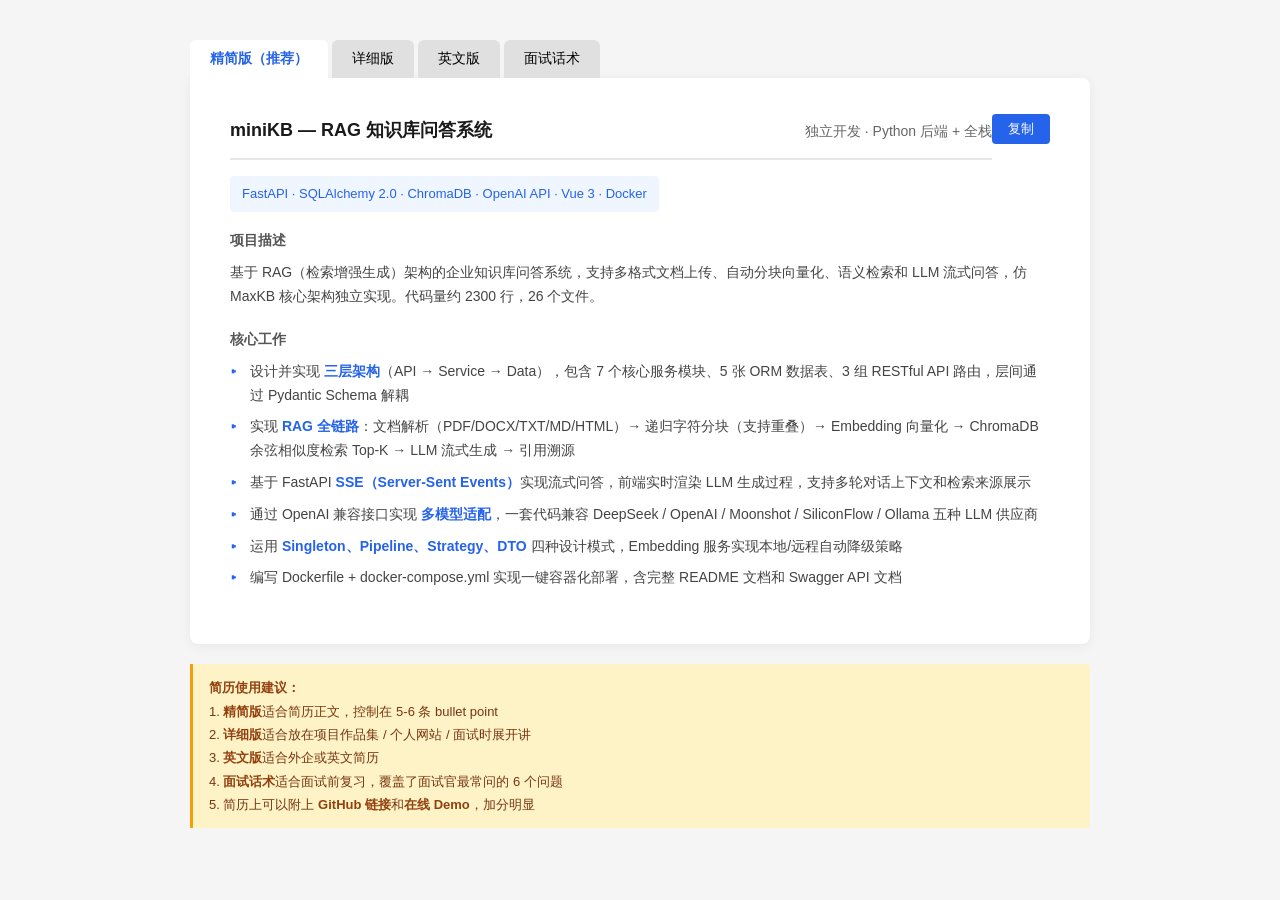
<file: resume_project.html>
<!DOCTYPE html>
<html lang="zh-CN">
<head>
    <meta charset="UTF-8">
    <meta name="viewport" content="width=device-width, initial-scale=1.0">
    <title>miniKB 简历项目经历</title>
    <style>
        * { margin: 0; padding: 0; box-sizing: border-box; }
        body {
            font-family: -apple-system, "Segoe UI", "Microsoft YaHei", sans-serif;
            background: #f5f5f5;
            color: #333;
            line-height: 1.8;
            padding: 40px 20px;
        }
        .container {
            max-width: 900px;
            margin: 0 auto;
        }
        .version-tabs {
            display: flex;
            gap: 4px;
            margin-bottom: 0;
            flex-wrap: wrap;
        }
        .tab {
            padding: 10px 20px;
            background: #e0e0e0;
            border: none;
            cursor: pointer;
            font-size: 14px;
            border-radius: 6px 6px 0 0;
            transition: all 0.2s;
        }
        .tab.active {
            background: #fff;
            font-weight: 600;
            color: #2563eb;
        }
        .tab:hover { background: #d0d0d0; }
        .tab.active:hover { background: #fff; }
        .panel {
            display: none;
            background: #fff;
            border-radius: 0 8px 8px 8px;
            padding: 36px 40px;
            box-shadow: 0 2px 12px rgba(0,0,0,0.06);
        }
        .panel.active { display: block; }

        /* Resume content styling */
        .proj-header {
            display: flex;
            justify-content: space-between;
            align-items: baseline;
            margin-bottom: 16px;
            padding-bottom: 12px;
            border-bottom: 2px solid #e8e8e8;
        }
        .proj-name {
            font-size: 18px;
            font-weight: 700;
            color: #1a1a1a;
        }
        .proj-role {
            font-size: 14px;
            color: #666;
        }
        .proj-tech {
            font-size: 13px;
            color: #2563eb;
            background: #eff6ff;
            padding: 6px 12px;
            border-radius: 4px;
            margin-bottom: 16px;
            display: inline-block;
        }
        .proj-section {
            margin-bottom: 18px;
        }
        .section-title {
            font-size: 14px;
            font-weight: 600;
            color: #555;
            margin-bottom: 8px;
        }
        .bullet-list {
            list-style: none;
            padding: 0;
        }
        .bullet-list li {
            position: relative;
            padding-left: 20px;
            margin-bottom: 8px;
            font-size: 14px;
            color: #444;
            line-height: 1.7;
        }
        .bullet-list li::before {
            content: "▸";
            position: absolute;
            left: 0;
            color: #2563eb;
            font-weight: bold;
        }
        .highlight {
            color: #2563eb;
            font-weight: 600;
        }
        .copy-btn {
            float: right;
            padding: 6px 16px;
            background: #2563eb;
            color: #fff;
            border: none;
            border-radius: 4px;
            cursor: pointer;
            font-size: 13px;
            transition: background 0.2s;
        }
        .copy-btn:hover { background: #1d4ed8; }
        .copy-btn.copied { background: #16a34a; }
        .tip {
            background: #fef3c7;
            border-left: 3px solid #f59e0b;
            padding: 12px 16px;
            margin: 20px 0;
            font-size: 13px;
            color: #78350f;
            border-radius: 0 4px 4px 0;
        }
        .tip strong { color: #92400e; }
        .divider {
            height: 1px;
            background: #e8e8e8;
            margin: 24px 0;
        }
    </style>
</head>
<body>
<div class="container">

    <div class="version-tabs">
        <button class="tab active" onclick="switchTab(0)">精简版（推荐）</button>
        <button class="tab" onclick="switchTab(1)">详细版</button>
        <button class="tab" onclick="switchTab(2)">英文版</button>
        <button class="tab" onclick="switchTab(3)">面试话术</button>
    </div>

    <!-- ========== 精简版 ========== -->
    <div class="panel active" id="panel-0">
        <button class="copy-btn" onclick="copyText(0)">复制</button>
        <div class="proj-header">
            <span class="proj-name">miniKB — RAG 知识库问答系统</span>
            <span class="proj-role">独立开发 · Python 后端 + 全栈</span>
        </div>
        <div class="proj-tech">FastAPI · SQLAlchemy 2.0 · ChromaDB · OpenAI API · Vue 3 · Docker</div>

        <div class="proj-section">
            <div class="section-title">项目描述</div>
            <div style="font-size:14px;color:#444;line-height:1.7;">
                基于 RAG（检索增强生成）架构的企业知识库问答系统，支持多格式文档上传、自动分块向量化、语义检索和 LLM 流式问答，仿 MaxKB 核心架构独立实现。代码量约 2300 行，26 个文件。
            </div>
        </div>

        <div class="proj-section">
            <div class="section-title">核心工作</div>
            <ul class="bullet-list">
                <li>设计并实现 <span class="highlight">三层架构</span>（API → Service → Data），包含 7 个核心服务模块、5 张 ORM 数据表、3 组 RESTful API 路由，层间通过 Pydantic Schema 解耦</li>
                <li>实现 <span class="highlight">RAG 全链路</span>：文档解析（PDF/DOCX/TXT/MD/HTML）→ 递归字符分块（支持重叠）→ Embedding 向量化 → ChromaDB 余弦相似度检索 Top-K → LLM 流式生成 → 引用溯源</li>
                <li>基于 FastAPI <span class="highlight">SSE（Server-Sent Events）</span>实现流式问答，前端实时渲染 LLM 生成过程，支持多轮对话上下文和检索来源展示</li>
                <li>通过 OpenAI 兼容接口实现 <span class="highlight">多模型适配</span>，一套代码兼容 DeepSeek / OpenAI / Moonshot / SiliconFlow / Ollama 五种 LLM 供应商</li>
                <li>运用 <span class="highlight">Singleton、Pipeline、Strategy、DTO</span> 四种设计模式，Embedding 服务实现本地/远程自动降级策略</li>
                <li>编写 Dockerfile + docker-compose.yml 实现一键容器化部署，含完整 README 文档和 Swagger API 文档</li>
            </ul>
        </div>
    </div>

    <!-- ========== 详细版 ========== -->
    <div class="panel" id="panel-1">
        <button class="copy-btn" onclick="copyText(1)">复制</button>
        <div class="proj-header">
            <span class="proj-name">miniKB — 基于 RAG 的智能知识库问答系统</span>
            <span class="proj-role">独立开发 · 全栈</span>
        </div>
        <div class="proj-tech">FastAPI · SQLAlchemy 2.0 (async) · ChromaDB · OpenAI SDK · Vue 3 · Docker · 约 2300 行代码</div>

        <div class="proj-section">
            <div class="section-title">项目背景</div>
            <div style="font-size:14px;color:#444;line-height:1.7;">
                企业内部存在大量非结构化文档（PDF/Word/网页），传统关键词检索无法理解语义。本项目实现 RAG（检索增强生成）系统：将文档向量化存储，用户提问时语义检索相关段落，交由大模型生成准确回答，解决"AI 不知道企业内部知识"的问题。
            </div>
        </div>

        <div class="proj-section">
            <div class="section-title">技术架构</div>
            <ul class="bullet-list">
                <li><span class="highlight">分层架构</span>：API 层（FastAPI 路由）→ Service 层（7 个核心服务）→ Data 层（SQLite 元数据 + ChromaDB 向量存储），层间通过 Pydantic Schema DTO 解耦</li>
                <li><span class="highlight">数据模型</span>：5 张 SQLAlchemy ORM 表（KnowledgeBase / Document / DocumentChunk / ChatSession / ChatMessage），支持级联删除和关联查询</li>
                <li><span class="highlight">异步架构</span>：FastAPI + SQLAlchemy async + aiosqlite，文档处理通过 BackgroundTasks 异步执行，不阻塞 API 响应</li>
            </ul>
        </div>

        <div class="proj-section">
            <div class="section-title">RAG 核心链路实现</div>
            <ul class="bullet-list">
                <li><span class="highlight">文档解析</span>：适配 pypdf / python-docx / beautifulsoup4 / markdownify 四种解析器，统一输出纯文本</li>
                <li><span class="highlight">智能分块</span>：基于 LangChain RecursiveCharacterTextSplitter 实现递归字符分割，支持 chunk_size 和 chunk_overlap 参数调优，避免语义断裂</li>
                <li><span class="highlight">向量化</span>：Embedding 服务支持双模式——远程 OpenAI 兼容 API 或本地 ONNX 模型（all-MiniLM-L6-v2），通过 base_url 自动检测切换，降级无感知</li>
                <li><span class="highlight">向量检索</span>：ChromaDB 持久化存储，每个知识库独立 Collection 实现向量隔离，Cosine 相似度 Top-K 检索</li>
                <li><span class="highlight">LLM 生成</span>：System Prompt 注入检索上下文 + RAG 指令约束（只基于资料回答、标注引用来源），temperature=0.3 降低幻觉</li>
                <li><span class="highlight">流式输出</span>：SSE 协议实现 token 级流式传输，先推送检索来源再流式生成回答，支持多轮对话历史（最近 6 条）</li>
                <li><span class="highlight">引用溯源</span>：回答附带检索命中的文档名、内容摘要和相似度分数，前端可展开查看原文</li>
            </ul>
        </div>

        <div class="proj-section">
            <div class="section-title">工程化实践</div>
            <ul class="bullet-list">
                <li>运用 <span class="highlight">Singleton</span> 模式管理 Embedding / VectorStore / LLM 全局实例，避免重复初始化</li>
                <li>运用 <span class="highlight">Pipeline</span> 模式编排文档处理流水线（parse → chunk → embed → store），每步有日志和状态回写</li>
                <li>运用 <span class="highlight">Strategy</span> 模式实现多模型适配，切换供应商只需改 .env 配置</li>
                <li>Docker 多阶段构建，docker-compose 一键启动，含健康检查和自动重连</li>
                <li>FastAPI 自动生成 Swagger API 文档，README 含架构图、设计模式说明和完整使用指南</li>
            </ul>
        </div>

        <div class="proj-section">
            <div class="section-title">项目成果</div>
            <ul class="bullet-list">
                <li>独立完成 <span class="highlight">2300+ 行代码</span>，26 个文件，覆盖后端、前端、部署全链路</li>
                <li>支持 <span class="highlight">5 种文档格式</span>、<span class="highlight">5 种 LLM 供应商</span>即插即用</li>
                <li>文档上传到可问答全流程 <span class="highlight">&lt; 10 秒</span>（10 页 PDF）</li>
                <li>项目可直接运行，已通过冒烟测试验证全部 API 接口</li>
            </ul>
        </div>
    </div>

    <!-- ========== 英文版 ========== -->
    <div class="panel" id="panel-2">
        <button class="copy-btn" onclick="copyText(2)">Copy</button>
        <div class="proj-header">
            <span class="proj-name">miniKB — RAG-Powered Knowledge Base Q&A System</span>
            <span class="proj-role">Solo Developer · Full Stack</span>
        </div>
        <div class="proj-tech">FastAPI · SQLAlchemy 2.0 (async) · ChromaDB · OpenAI SDK · Vue 3 · Docker · ~2,300 LOC</div>

        <div class="proj-section">
            <div class="section-title">Overview</div>
            <div style="font-size:14px;color:#444;line-height:1.7;">
                Built a Retrieval-Augmented Generation (RAG) system that ingests multi-format documents, chunks and embeds them into a vector database, and answers user questions with LLM-generated responses grounded in retrieved context — with citation tracing and real-time streaming.
            </div>
        </div>

        <div class="proj-section">
            <div class="section-title">Key Contributions</div>
            <ul class="bullet-list">
                <li>Architected a <span class="highlight">3-layer system</span> (API → Service → Data) with 7 core service modules, 5 ORM models, and 3 RESTful route groups, decoupled via Pydantic schemas</li>
                <li>Implemented the <span class="highlight">full RAG pipeline</span>: document parsing (PDF/DOCX/TXT/MD/HTML) → recursive character splitting with overlap → embedding → ChromaDB cosine similarity Top-K retrieval → LLM streaming generation → citation tracing</li>
                <li>Built <span class="highlight">SSE streaming</span> for real-time token-by-token LLM response rendering, with multi-turn conversation context and source citation display</li>
                <li>Designed a <span class="highlight">multi-provider adapter</span> via OpenAI-compatible API, supporting DeepSeek / OpenAI / Moonshot / SiliconFlow / Ollama with zero code changes</li>
                <li>Applied <span class="highlight">Singleton, Pipeline, Strategy, and DTO</span> design patterns; implemented automatic local-to-remote embedding fallback strategy</li>
                <li>Containerized with Docker Compose, including health checks and auto-reconnect; documented with Swagger API docs and comprehensive README</li>
            </ul>
        </div>

        <div class="proj-section">
            <div class="section-title">Results</div>
            <ul class="bullet-list">
                <li>Delivered <span class="highlight">2,300+ lines</span> across 26 files covering backend, frontend, and deployment</li>
                <li>Supports <span class="highlight">5 document formats</span> and <span class="highlight">5 LLM providers</span> out of the box</li>
                <li>End-to-end document ingestion to Q&A in <span class="highlight">&lt; 10 seconds</span> (10-page PDF)</li>
            </ul>
        </div>
    </div>

    <!-- ========== 面试话术 ========== -->
    <div class="panel" id="panel-3">
        <button class="copy-btn" onclick="copyText(3)">复制</button>

        <div class="proj-section">
            <div class="section-title">面试官问：介绍一下这个项目</div>
            <div style="font-size:14px;color:#444;line-height:1.8;padding:12px 16px;background:#f8f9fa;border-radius:6px;">
                "miniKB 是我独立开发的一个 RAG 知识库问答系统，核心解决的问题是：让 AI 能基于企业内部文档准确回答问题，而不是凭空编造。<br><br>
                系统分三层：API 层用 FastAPI，Service 层有 7 个核心模块负责文档解析、分块、向量化、检索和生成，Data 层用 SQLite 存元数据 + ChromaDB 存向量。<br><br>
                用户上传文档后，系统自动解析、递归分块、Embedding 向量化存入 ChromaDB。提问时，先将问题向量化，在 ChromaDB 做 Cosine 相似度检索取 Top-K，然后把检索到的上下文拼进 System Prompt，交给 LLM 流式生成回答，最后通过 SSE 推到前端实时显示。回答会附带引用来源，可以溯源到具体文档和段落。"<br><br>
                <span style="color:#2563eb;font-size:13px;">→ 突出：RAG 全链路理解、架构设计能力、独立交付</span>
            </div>
        </div>

        <div class="divider"></div>

        <div class="proj-section">
            <div class="section-title">面试官问：为什么用 ChromaDB 而不是 pgvector / Milvus / Pinecone？</div>
            <div style="font-size:14px;color:#444;line-height:1.8;padding:12px 16px;background:#f8f9fa;border-radius:6px;">
                "选 ChromaDB 主要三个原因：一是轻量，纯 Python 实现，pip install 就能用，不依赖额外服务；二是开发效率高，自带 Embedding Function 和持久化，原型阶段能快速跑通；三是每个知识库用独立 Collection 做向量隔离，删除知识库时直接删 Collection，不用维护复杂的过滤逻辑。<br><br>
                如果是生产环境、文档量到百万级，我会考虑切到 Milvus 做分布式向量检索，或者用 pgvector 复用现有 PostgreSQL。Pinecone 是托管服务，适合不想运维的场景，但数据要出域。"<br><br>
                <span style="color:#2563eb;font-size:13px;">→ 突出：技术选型有理有据、知道各方案优缺点、有生产环境意识</span>
            </div>
        </div>

        <div class="divider"></div>

        <div class="proj-section">
            <div class="section-title">面试官问：怎么解决 LLM 幻觉问题？</div>
            <div style="font-size:14px;color:#444;line-height:1.8;padding:12px 16px;background:#f8f9fa;border-radius:6px;">
                "主要四层策略：<br>
                1. <b>System Prompt 约束</b>——明确要求"只根据提供的参考资料回答，不要编造信息"，如果资料中没有相关内容必须告知用户<br>
                2. <b>低温度生成</b>——temperature 设为 0.3，降低随机性，让模型更忠于检索到的上下文<br>
                3. <b>引用溯源</b>——回答末尾标注引用来源编号 [1] [2]，前端展示检索命中的文档名和相似度分数，用户可以验证<br>
                4. <b>检索质量保障</b>——chunk_size 和 overlap 可调，Top-K 取 5，如果检索分数都很低说明知识库没有覆盖这个问题，前端会提示"
                <br><br>
                <span style="color:#2563eb;font-size:13px;">→ 突出：不只靠 prompt，有系统性的幻觉防控策略</span>
            </div>
        </div>

        <div class="divider"></div>

        <div class="proj-section">
            <div class="section-title">面试官问：用了哪些设计模式？为什么要用？</div>
            <div style="font-size:14px;color:#444;line-height:1.8;padding:12px 16px;background:#f8f9fa;border-radius:6px;">
                "四个核心模式：<br>
                1. <b>Singleton</b>——embedding_service、vector_store、llm_provider 三个全局单例，避免每次请求重复创建 OpenAI client 和 ChromaDB 连接<br>
                2. <b>Pipeline</b>——document_pipeline 模块编排文档处理流水线（解析→分块→向量化→存储），每步有独立日志和状态回写，出错可以定位到具体步骤<br>
                3. <b>Strategy</b>——LLM 和 Embedding 通过 OpenAI 兼容接口实现多供应商策略，切换 DeepSeek/OpenAI/Ollama 只需改 .env 配置，不改代码<br>
                4. <b>DTO</b>——Pydantic Schema 和 SQLAlchemy ORM Model 分离，API 层不直接暴露数据库结构，字段可以独立演进"
                <br><br>
                <span style="color:#2563eb;font-size:13px;">→ 突出：设计模式不是背的，是解决实际问题用的</span>
            </div>
        </div>

        <div class="divider"></div>

        <div class="proj-section">
            <div class="section-title">面试官问：如果文档量很大（百万级），架构怎么演进？</div>
            <div style="font-size:14px;color:#444;line-height:1.8;padding:12px 16px;background:#f8f9fa;border-radius:6px;">
                "几个方向：<br>
                1. <b>向量库升级</b>——ChromaDB 换成 Milvus 集群，支持分布式检索和十亿级向量<br>
                2. <b>异步处理</b>——文档解析和向量化走 Celery + Redis 消息队列，避免大文件阻塞 API<br>
                3. <b>分层检索</b>——先做粗排（BM25 关键词召回），再做精排（向量相似度），减少向量检索的计算量<br>
                4. <b>缓存层</b>——高频问题的 Embedding 向量和检索结果缓存到 Redis，避免重复计算<br>
                5. <b>分库分表</b>——按知识库 ID 做水平分片，每个知识库的向量存在独立的 Collection/Partition"
                <br><br>
                <span style="color:#2563eb;font-size:13px;">→ 突出：有架构演进思维、知道当前方案的瓶颈在哪</span>
            </div>
        </div>

        <div class="divider"></div>

        <div class="proj-section">
            <div class="section-title">面试官问：SSE 和 WebSocket 有什么区别？为什么选 SSE？</div>
            <div style="font-size:14px;color:#444;line-height:1.8;padding:12px 16px;background:#f8f9fa;border-radius:6px;">
                "SSE 是单向的（服务器→客户端），基于 HTTP，自动重连，适合 LLM 流式输出这种场景——只需要服务端推 token，客户端不需要往回发数据。<br><br>
                WebSocket 是双向的，适合实时聊天、协作编辑这种需要客户端也频繁推数据的场景。但 WebSocket 需要单独的连接管理、心跳维护，复杂度更高。<br><br>
                我这个场景：用户发一次问题，服务端流式返回回答，是典型的单向推送，SSE 足够了，而且 FastAPI 原生支持 StreamingResponse，实现很简洁。"
                <br><br>
                <span style="color:#2563eb;font-size:13px;">→ 突出：技术选型基于场景需求，不是为了用而用</span>
            </div>
        </div>
    </div>

    <div class="tip">
        <strong>简历使用建议：</strong><br>
        1. <strong>精简版</strong>适合简历正文，控制在 5-6 条 bullet point<br>
        2. <strong>详细版</strong>适合放在项目作品集 / 个人网站 / 面试时展开讲<br>
        3. <strong>英文版</strong>适合外企或英文简历<br>
        4. <strong>面试话术</strong>适合面试前复习，覆盖了面试官最常问的 6 个问题<br>
        5. 简历上可以附上 <strong>GitHub 链接</strong>和<strong>在线 Demo</strong>，加分明显
    </div>

</div>

<script>
function switchTab(idx) {
    document.querySelectorAll('.tab').forEach((t, i) => {
        t.classList.toggle('active', i === idx);
    });
    document.querySelectorAll('.panel').forEach((p, i) => {
        p.classList.toggle('active', i === idx);
    });
}

function copyText(idx) {
    const panel = document.getElementById('panel-' + idx);
    const btn = panel.querySelector('.copy-btn');
    // Get text content excluding the button
    const clone = panel.cloneNode(true);
    const btnInClone = clone.querySelector('.copy-btn');
    if (btnInClone) btnInClone.remove();
    const text = clone.innerText.trim();
    navigator.clipboard.writeText(text).then(() => {
        const orig = btn.textContent;
        btn.textContent = '已复制 ✓';
        btn.classList.add('copied');
        setTimeout(() => {
            btn.textContent = orig;
            btn.classList.remove('copied');
        }, 2000);
    });
}
</script>
</body>
</html>
</file>
